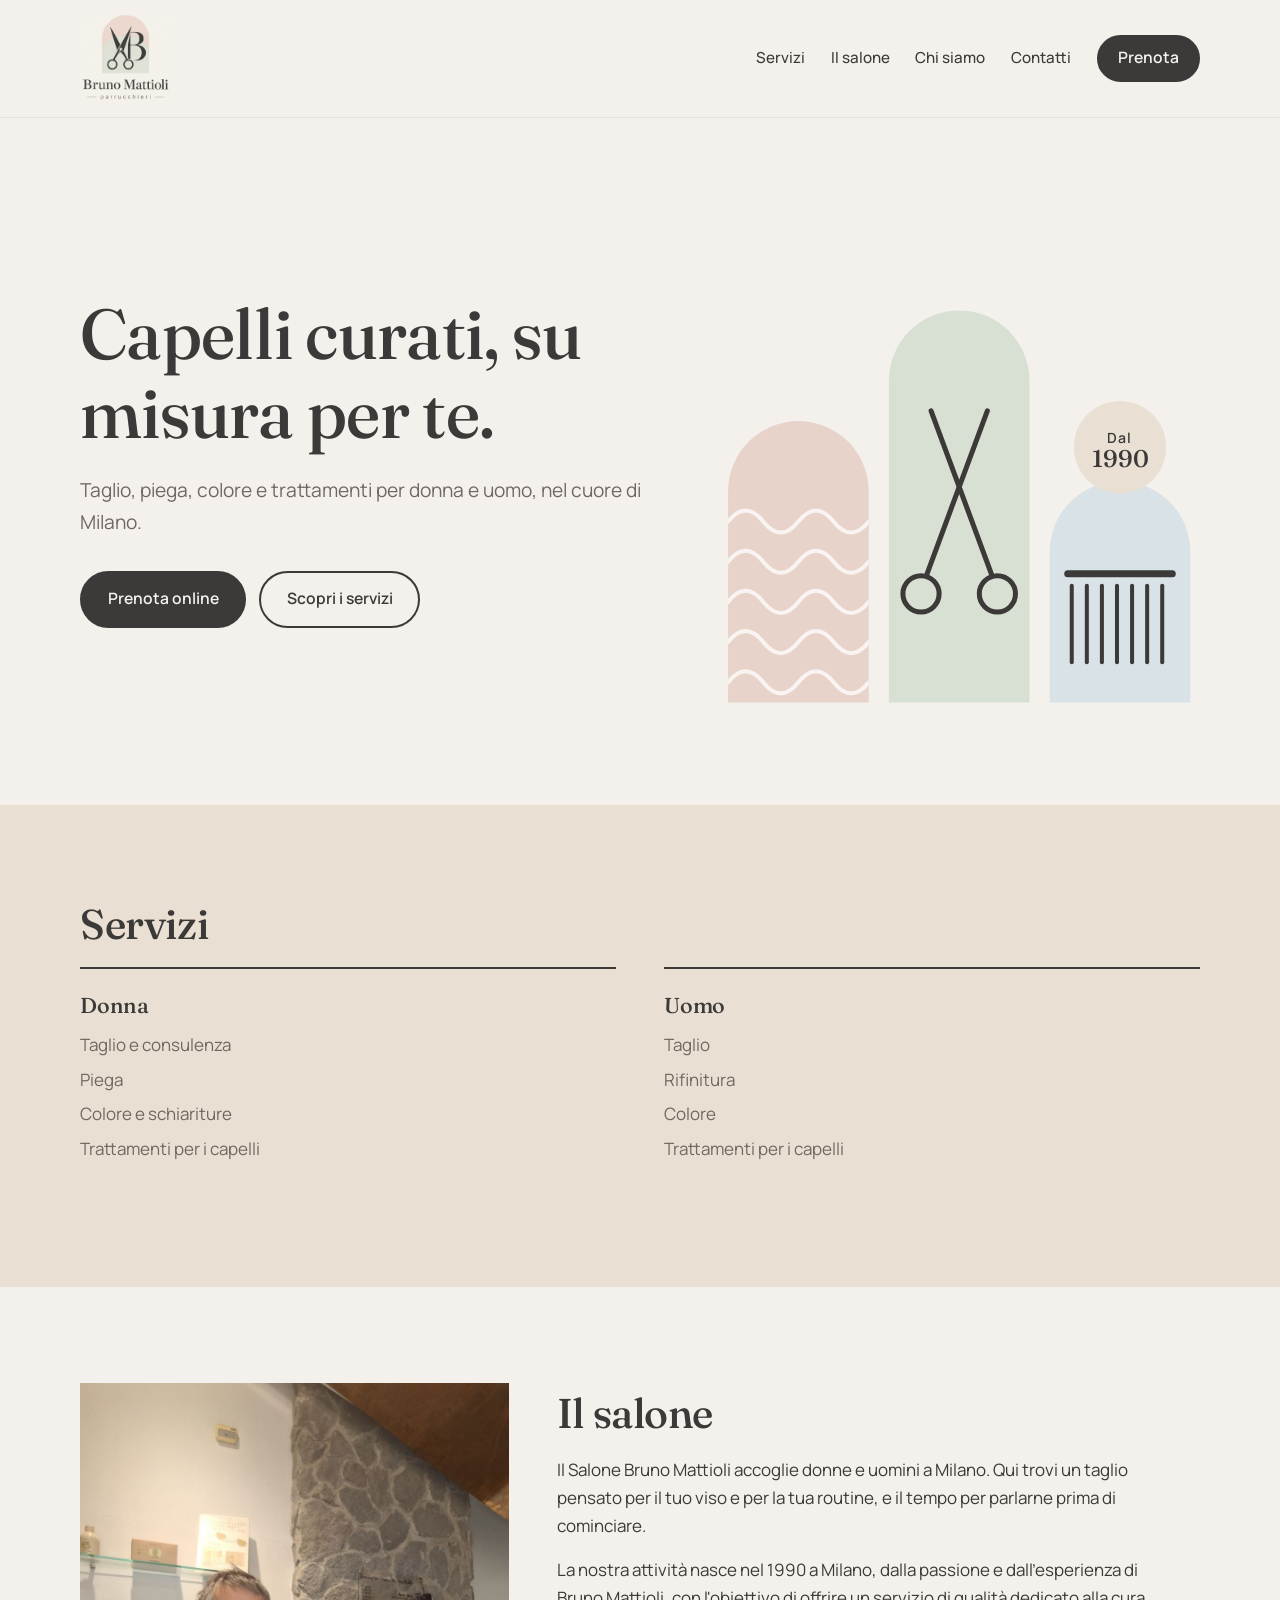
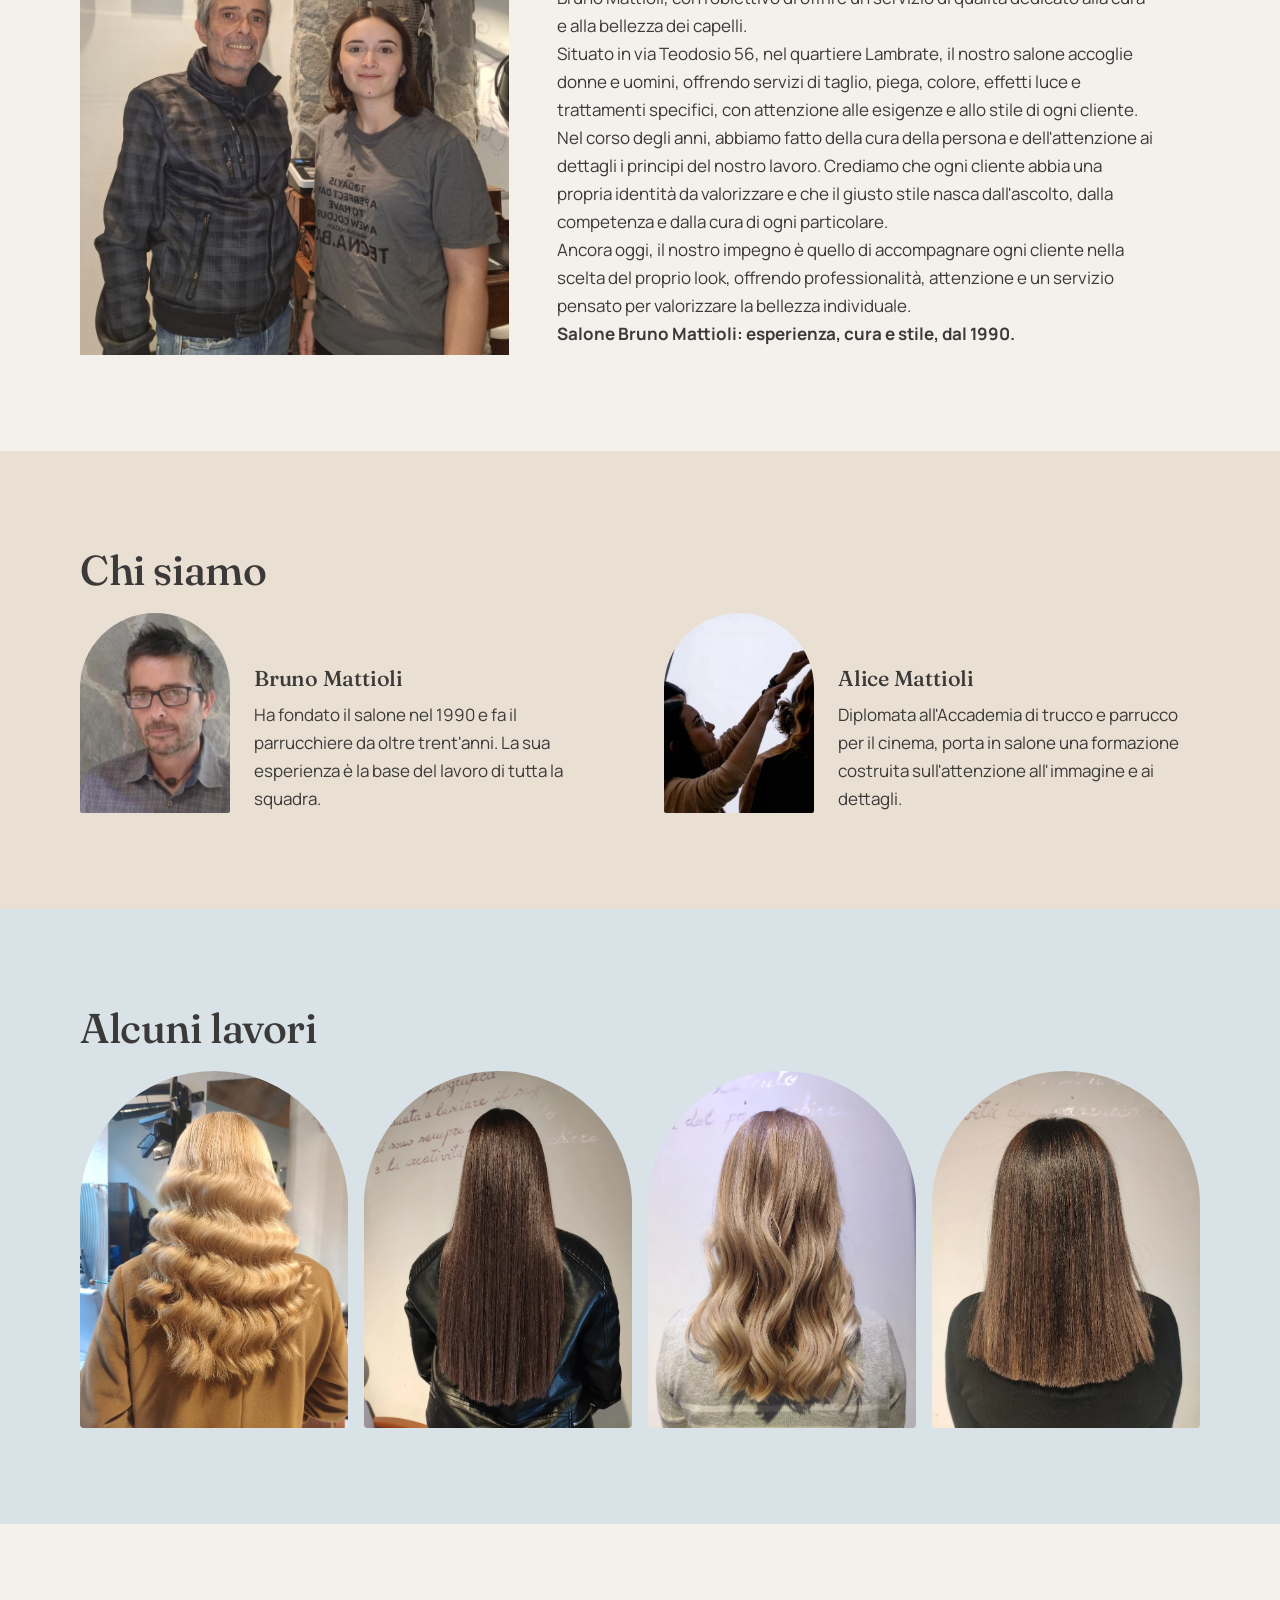
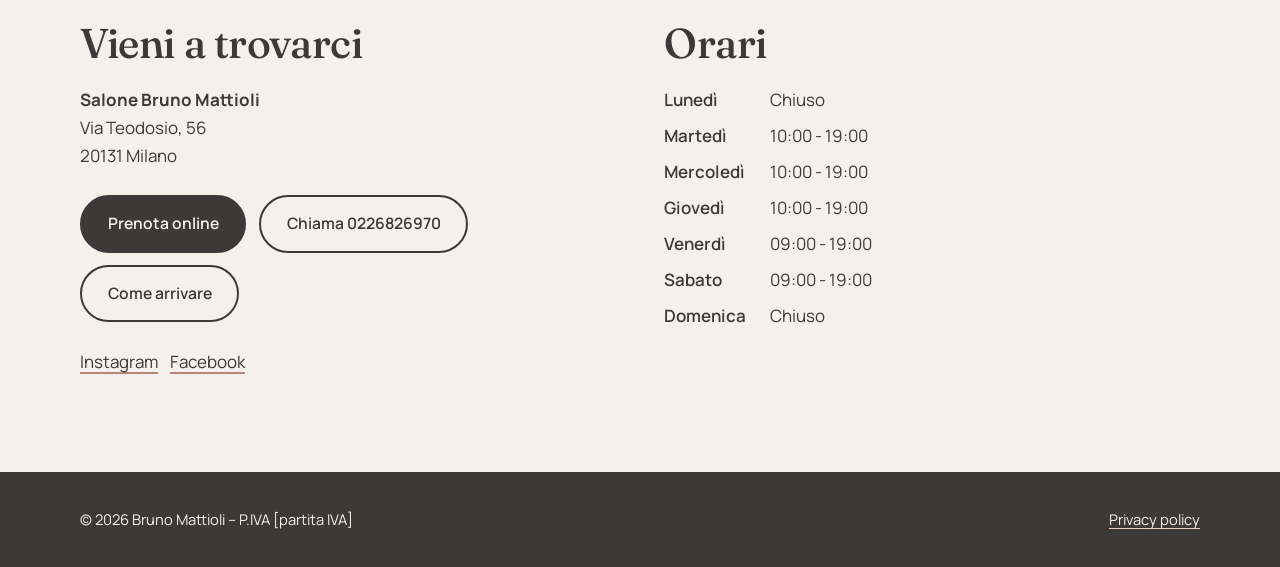
<file: index.html>
<!DOCTYPE html>
<html lang="it">
<head>
  <meta charset="utf-8">
  <meta name="viewport" content="width=device-width, initial-scale=1">
  <title>Bruno Mattioli – Salone di parrucchieri per donna e uomo a Milano</title>
  <meta name="description" content="Salone Bruno Mattioli a Milano: taglio, piega, colore e trattamenti per donna e uomo.">
  <link rel="icon" href="logo-mark.svg" type="image/svg+xml">
  <link rel="preconnect" href="https://fonts.googleapis.com">
  <link rel="preconnect" href="https://fonts.gstatic.com" crossorigin>
  <link href="https://fonts.googleapis.com/css2?family=Fraunces:opsz,wght@9..144,400;9..144,500&family=Manrope:wght@400;500;600&display=swap" rel="stylesheet">
  <link rel="stylesheet" href="style.css">
</head>
<body>

<header class="site-header">
  <div class="wrap">
    <a class="brand" href="#top" aria-label="Bruno Mattioli, torna in alto"><img src="logo.png" alt="Bruno Mattioli, salone donna e uomo"></a>
    <nav class="nav" aria-label="Principale">
      <a href="#servizi">Servizi</a>
      <a href="#salone">Il salone</a>
      <a href="#chi-siamo">Chi siamo</a>
      <a href="#contatti">Contatti</a>
      <a class="btn" href="prenota.html">Prenota</a>
    </nav>
  </div>
</header>

<main id="top">

  <section class="hero">
    <div class="wrap">
      <div>
        <h1>Capelli curati, su misura per te.</h1>
        <p class="lead">Taglio, piega, colore e trattamenti per donna e uomo, nel cuore di Milano.</p>
        <div class="actions">
          <a class="btn" href="prenota.html">Prenota online</a>
          <a class="btn ghost" href="#servizi">Scopri i servizi</a>
        </div>
      </div>

      <!-- Tre archi, ognuno con un simbolo del mestiere: onde, forbici, pettine. Badge "Dal 1990". -->
      <svg class="hero-art" viewBox="0 0 480 480" role="img" aria-label="Tre archi con onde, forbici e pettine, e il marchio Dal 1990">
        <defs>
          <clipPath id="a1"><path d="M10 480V270a70 70 0 0 1 140 0v210z"/></clipPath>
          <clipPath id="a3"><path d="M330 480V330a70 70 0 0 1 140 0v150z"/></clipPath>
        </defs>

        <!-- Arco 1: onde -->
        <path d="M10 480V270a70 70 0 0 1 140 0v210z" style="fill:var(--blush)"/>
        <g clip-path="url(#a1)" fill="none" stroke="#fff" stroke-opacity=".75" stroke-width="4" stroke-linecap="round">
          <path d="M10 300q17.5-22 35 0t35 0t35 0t35 0"/>
          <path d="M10 340q17.5-22 35 0t35 0t35 0t35 0"/>
          <path d="M10 380q17.5-22 35 0t35 0t35 0t35 0"/>
          <path d="M10 420q17.5-22 35 0t35 0t35 0t35 0"/>
          <path d="M10 460q17.5-22 35 0t35 0t35 0t35 0"/>
        </g>

        <!-- Arco 2: forbici -->
        <path d="M170 480V160a70 70 0 0 1 140 0v320z" style="fill:var(--sage)"/>
        <g fill="none" stroke="#3B3A39" stroke-width="5" stroke-linecap="round" stroke-linejoin="round">
          <line x1="212" y1="190" x2="272" y2="352"/>
          <line x1="268" y1="190" x2="208" y2="352"/>
          <circle cx="278" cy="372" r="18"/>
          <circle cx="202" cy="372" r="18"/>
        </g>

        <!-- Arco 3: pettine -->
        <path d="M330 480V330a70 70 0 0 1 140 0v150z" style="fill:var(--mist)"/>
        <g clip-path="url(#a3)" fill="none" stroke="#3B3A39" stroke-width="4" stroke-linecap="round">
          <line x1="348" y1="352" x2="452" y2="352" stroke-width="7"/>
          <line x1="352" y1="364" x2="352" y2="440"/>
          <line x1="367" y1="364" x2="367" y2="440"/>
          <line x1="382" y1="364" x2="382" y2="440"/>
          <line x1="397" y1="364" x2="397" y2="440"/>
          <line x1="412" y1="364" x2="412" y2="440"/>
          <line x1="427" y1="364" x2="427" y2="440"/>
          <line x1="442" y1="364" x2="442" y2="440"/>
        </g>

        <!-- Badge -->
        <circle cx="400" cy="226" r="46" style="fill:var(--sand)"/>
        <text x="400" y="222" text-anchor="middle" font-size="14" style="font-family:var(--sans);font-weight:600;letter-spacing:1px;fill:#3B3A39">Dal</text>
        <text x="400" y="246" text-anchor="middle" font-size="24" style="font-family:var(--serif);font-weight:500;fill:#3B3A39">1990</text>
      </svg>
    </div>
  </section>

  <section id="servizi" class="tint">
    <div class="wrap">
      <h2>Servizi</h2>
      <!-- TODO: verificare e completare l'elenco con quello reale del salone -->
      <div class="services">
        <div class="service">
          <h3>Donna</h3>
          <ul>
            <li>Taglio e consulenza</li>
            <li>Piega</li>
            <li>Colore e schiariture</li>
            <li>Trattamenti per i capelli</li>
          </ul>
        </div>
        <div class="service">
          <h3>Uomo</h3>
          <ul>
            <li>Taglio</li>
            <li>Rifinitura</li>
            <li>Colore</li>
            <li>Trattamenti per i capelli</li>
          </ul>
        </div>
      </div>
    </div>
  </section>

  <section id="salone" class="about">
    <div class="wrap">
     <img src="img/chi-siamo.jpg" alt="foto di noi">
      <div>
        <h2>Il salone</h2>
        <p>Il Salone Bruno Mattioli accoglie donne e uomini a Milano. Qui trovi un taglio pensato per il tuo viso e per la tua routine, e il tempo per parlarne prima di cominciare.</p>
        <p>La nostra attività nasce nel 1990 a Milano, dalla passione e dall'esperienza di Bruno Mattioli, con l'obiettivo di offrire un servizio di qualità dedicato alla cura e alla bellezza dei capelli. <br>

Situato in via Teodosio 56, nel quartiere Lambrate, il nostro salone accoglie donne e uomini, offrendo servizi di taglio, piega, colore, effetti luce e trattamenti specifici, con attenzione alle esigenze e allo stile di ogni cliente. <br>

Nel corso degli anni, abbiamo fatto della cura della persona e dell'attenzione ai dettagli i principi del nostro lavoro. Crediamo che ogni cliente abbia una propria identità da valorizzare e che il giusto stile nasca dall'ascolto, dalla competenza e dalla cura di ogni particolare.
          <br>

Ancora oggi, il nostro impegno è quello di accompagnare ogni cliente nella scelta del proprio look, offrendo professionalità, attenzione e un servizio pensato per valorizzare la bellezza individuale.
<br>
<b>Salone Bruno Mattioli: esperienza, cura e stile, dal 1990.</b></p>
      </div>
    </div>
  </section>

  <section id="chi-siamo" class="tint">
    <div class="wrap">
      <h2>Chi siamo</h2>
      <!-- TODO: aggiungere le foto: <div class="portrait"><img src="img/bruno.webp" alt="Bruno Mattioli"></div> -->
      <div class="team">
        <article class="person">
          <div class="portrait"><img src="img/chi-siamo-bruno.jpg" alt="Bruno Mattioli"></div>
          <div>
            <h3>Bruno Mattioli</h3>
            <p>Ha fondato il salone nel 1990 e fa il parrucchiere da oltre trent'anni. La sua esperienza è la base del lavoro di tutta la squadra.</p>
          </div>
        </article>
        <article class="person">
          <div class="portrait"><img src="img/chi-siamo-alice.jpg" alt="Alice Mattioli"></div>
          <div>
            <h3>Alice Mattioli</h3>
            <p>Diplomata all'Accademia di trucco e parrucco per il cinema, porta in salone una formazione costruita sull'attenzione all'immagine e ai dettagli.</p>
          </div>
        </article>
      </div>
    </div>
  </section>

  <section class="tint-mist" aria-label="Galleria">
    <div class="wrap">
      <h2>Alcuni lavori</h2>
      <div class="gallery">
        <span><img src="img/lavoro-1.webp" alt="Lavoro del salone 1"></span>
        <span><img src="img/lavoro-2.webp" alt="Lavoro del salone 2"></span>
        <span><img src="img/lavoro-3.webp" alt="Lavoro del salone 3"></span>
        <span><img src="img/lavoro-4.webp" alt="Lavoro del salone 4"></span>
      </div>
    </div>
  </section>

  <section id="contatti" class="contact">
    <div class="wrap">
      <div>
        <h2>Vieni a trovarci</h2>
        <address>
          <p><strong>Salone Bruno Mattioli</strong><br>
          Via Teodosio, 56<br>
          20131 Milano</p>
        </address>
        <div class="actions">
          <a class="btn" href="prenota.html">Prenota online</a>
          <a class="btn ghost" href="tel:+390226826970">Chiama 0226826970</a>
          <a class="btn ghost" href="https://maps.app.goo.gl/C1U6cg1EKnnrN2yR9" target="_blank" rel="noopener">Come arrivare</a>
        </div>
        <p style="margin-top:1.6rem">
          <a class="link" href="https://www.instagram.com/brunomattioliparrucchieri/" target="_blank" rel="noopener">Instagram</a>
          &nbsp;&nbsp;
          <a class="link" href="https://www.facebook.com/salonebrunomattioli/" target="_blank" rel="noopener">Facebook</a>
        </p>
      </div>
      <div>
        <h2>Orari</h2>
        <dl>
          <dt>Lunedì</dt><dd>Chiuso</dd>
          <dt>Martedì</dt><dd>10:00 - 19:00</dd>
          <dt>Mercoledì</dt><dd>10:00 - 19:00</dd>
          <dt>Giovedì</dt><dd>10:00 - 19:00</dd>
          <dt>Venerdì</dt><dd>09:00 - 19:00</dd>
          <dt>Sabato</dt><dd>09:00 - 19:00</dd>
          <dt>Domenica</dt><dd>Chiuso</dd>
        </dl>
      </div>
    </div>
  </section>

</main>

<footer>
  <div class="wrap">
    <span>© 2026 Bruno Mattioli – P.IVA [partita IVA]</span>
    <span><a href="#">Privacy policy</a></span>
  </div>
</footer>

</body>
</html>
</file>
<file: style.css>
/* Bruno Mattioli – sito vetrina. Flat, pastelli neutri. */
:root{
  --bg:#F4F1ED;      /* greige chiaro */
  --blush:#E8D3CB;   /* rosa cipria */
  --sage:#D8E0D3;    /* salvia */
  --mist:#D9E2E7;    /* grigio-azzurro */
  --sand:#E9E0D3;    /* sabbia */
  --ink:#3B3A39;     /* grigio caldo scuro */
  --muted:#6F6862;
  --accent:#B98578;  /* rosa antico, solo per link e dettagli */
  --radius:28px;
  --serif:"Fraunces",Georgia,"Times New Roman",serif;
  --sans:"Manrope","Helvetica Neue",Arial,sans-serif;
}
*{box-sizing:border-box;margin:0;padding:0}
html{scroll-behavior:smooth}
@media (prefers-reduced-motion:reduce){html{scroll-behavior:auto}}
body{background:var(--bg);color:var(--ink);font:400 1.0625rem/1.65 var(--sans);-webkit-font-smoothing:antialiased}
img,svg{max-width:100%;display:block}
a{color:inherit}
:focus-visible{outline:3px solid var(--accent);outline-offset:3px;border-radius:6px}
.wrap{width:min(1120px,100% - 2.5rem);margin-inline:auto}

h1,h2,h3{font-family:var(--serif);font-weight:500;line-height:1.12;letter-spacing:-.01em}
h1{font-size:clamp(2.4rem,6vw,4.4rem)}
h2{font-size:clamp(1.8rem,3.6vw,2.6rem);margin-bottom:1.2rem}
h3{font-size:1.35rem;margin-bottom:.6rem}
p{max-width:60ch}

/* Header */
.site-header{position:sticky;top:0;z-index:10;background:var(--bg);border-bottom:1px solid rgba(59,58,57,.08)}
.site-header .wrap{display:flex;align-items:center;justify-content:space-between;gap:1rem;padding-block:.9rem}
.brand img{height:88px;width:auto}
.nav{display:flex;align-items:center;gap:1.6rem;font-size:.95rem;font-weight:500}
.nav a{text-decoration:none;padding:.3rem 0;border-bottom:2px solid transparent}
.nav a:hover{border-color:var(--accent)}

/* Bottoni */
.btn{display:inline-block;text-decoration:none;font-weight:600;font-size:.98rem;padding:.85rem 1.6rem;border-radius:999px;background:var(--ink);color:var(--bg);border:2px solid var(--ink);transition:background .2s,color .2s}
.btn:hover{background:transparent;color:var(--ink)}
.btn.ghost{background:transparent;color:var(--ink)}
.btn.ghost:hover{background:var(--ink);color:var(--bg)}
.nav .btn{padding:.55rem 1.2rem;border-bottom:2px solid var(--ink)}

/* Hero: composizione di archi, ripresa dal logo */
.hero{padding-block:clamp(3rem,8vw,6.5rem)}
.hero .wrap{display:grid;grid-template-columns:1.1fr .9fr;gap:3rem;align-items:center}
.hero p.lead{margin-block:1.4rem 2rem;font-size:1.2rem;color:var(--muted)}
.hero .actions{display:flex;flex-wrap:wrap;gap:.8rem}
.hero-art{width:100%;height:auto;display:block}

/* Sezioni */
section{padding-block:clamp(3.5rem,8vw,6rem)}
.tint{background:var(--sand)}
.tint-mist{background:var(--mist)}

/* Servizi */
.services{display:grid;grid-template-columns:repeat(2,1fr);gap:1rem 3rem}
.service{padding-block:1.6rem;border-top:2px solid var(--ink)}
.service ul{list-style:none;color:var(--muted)}
.service li{padding-block:.2rem}

/* Chi siamo */
.about .wrap{display:grid;grid-template-columns:.8fr 1.2fr;gap:3rem;align-items:center}
.about .photo{aspect-ratio:4/5;background:var(--blush);border-radius:999px 999px var(--radius) var(--radius)}
.about p+p{margin-top:1rem}

/* Galleria */
.gallery{display:grid;grid-template-columns:repeat(4,1fr);gap:1rem}
.gallery span{display:block;aspect-ratio:3/4;overflow:hidden;background:var(--sage);border-radius:999px 999px var(--radius) var(--radius)}
.gallery span:nth-child(2){background:var(--blush)}
.gallery span:nth-child(3){background:var(--sand)}
.gallery img{width:100%;height:100%;object-fit:cover}

/* Chi siamo */
.team{display:grid;grid-template-columns:repeat(2,1fr);gap:2.5rem 3rem}
.person{display:grid;grid-template-columns:150px 1fr;gap:1.5rem;align-items:end}
.portrait{aspect-ratio:3/4;overflow:hidden;border-radius:999px 999px var(--radius) var(--radius)}
.portrait img{width:100%;height:100%;object-fit:cover}
.p-blush{background:var(--blush)}
.p-mist{background:var(--mist)}

/* Contatti */
.contact .wrap{display:grid;grid-template-columns:1fr 1fr;gap:3rem}
.contact dl{display:grid;grid-template-columns:auto 1fr;gap:.5rem 1.5rem}
.contact dt{font-weight:600}
.contact address{font-style:normal}
.contact .actions{display:flex;flex-wrap:wrap;gap:.8rem;margin-top:1.6rem}
.contact a.link{color:var(--ink);text-decoration-color:var(--accent);text-decoration-thickness:2px;text-underline-offset:4px}

/* Footer */
footer{background:var(--ink);color:var(--bg);padding-block:2.2rem;font-size:.92rem}
footer .wrap{display:flex;flex-wrap:wrap;justify-content:space-between;gap:1rem}
footer a{text-decoration-color:var(--blush);text-underline-offset:3px}

/* Mobile */
@media (max-width:820px){
  .hero .wrap,.about .wrap,.contact .wrap{grid-template-columns:1fr}
  .services{grid-template-columns:1fr}
  .gallery{grid-template-columns:repeat(2,1fr)}
  .nav a:not(.btn){display:none}
  .hero-art{max-width:420px}
  .about .photo{max-width:320px}
  .team{grid-template-columns:1fr}
  .person{grid-template-columns:120px 1fr}
}
/* Prenotazioni */
.wrap.narrow{width:min(720px,100% - 2.5rem)}
.booking h1{font-size:clamp(2rem,5vw,3rem);margin-bottom:1rem}
.booking .lead{color:var(--muted);margin-bottom:2rem}
.booking fieldset{border:0;border-top:2px solid var(--ink);padding:1.2rem 0 1.6rem}
.booking legend{font-family:var(--serif);font-size:1.25rem;font-weight:500;padding-right:1rem}
.booking label.f{display:block;font-weight:600;font-size:.95rem;margin-top:1rem}
.booking input[type=text],.booking input[type=tel],.booking input[type=email],.booking input[type=date],.booking input[type=password],.booking select,.booking textarea{
  display:block;width:100%;margin-top:.35rem;padding:.8rem 1rem;font:inherit;color:var(--ink);background:#fff;border:2px solid transparent;border-radius:14px}
.booking input:focus,.booking select:focus,.booking textarea:focus{outline:3px solid var(--accent);outline-offset:2px}
.booking textarea{min-height:90px;resize:vertical}
.chips{display:flex;flex-wrap:wrap;gap:.6rem}
.chips label{cursor:pointer}
.chips input[type=radio]{position:absolute;opacity:0;pointer-events:none}
.chips label span,.chips button{display:inline-block;padding:.6rem 1.2rem;border-radius:999px;border:2px solid var(--ink);background:transparent;color:var(--ink);font:inherit;font-weight:600;font-size:.95rem;cursor:pointer}
.chips input:checked+span,.chips button[aria-pressed=true]{background:var(--ink);color:var(--bg)}
.chips input:focus-visible+span,.chips button:focus-visible{outline:3px solid var(--accent);outline-offset:3px}
.hint{color:var(--muted);font-size:.95rem;margin-top:.6rem}
.consent{display:flex;gap:.7rem;align-items:flex-start;margin-top:1.2rem;font-size:.95rem}
.consent input{margin-top:.35rem;width:auto}
.notice{padding:1rem 1.2rem;border-radius:14px;margin-bottom:1.5rem;background:var(--blush)}
.notice.ok{background:var(--sage)}
.booking .btn[disabled]{opacity:.45;cursor:not-allowed}
.booking .btn{cursor:pointer;font-family:inherit}
.hp{position:absolute;left:-9999px;width:1px;height:1px;overflow:hidden}
.agenda h3{margin-top:2rem;text-transform:capitalize}
.appt{display:grid;grid-template-columns:5rem 1fr auto;gap:.3rem 1rem;align-items:start;padding:.9rem 0;border-top:1px solid rgba(59,58,57,.15)}
.appt.cancelled{opacity:.5;text-decoration:line-through}
.appt small{display:block;color:var(--muted)}
.btn.small{padding:.4rem 1rem;font-size:.85rem}
.row{display:flex;flex-wrap:wrap;gap:1rem}
.row>*{flex:1 1 180px}
@media (max-width:600px){.appt{grid-template-columns:4rem 1fr}.appt .btn{grid-column:2}}
</file>
